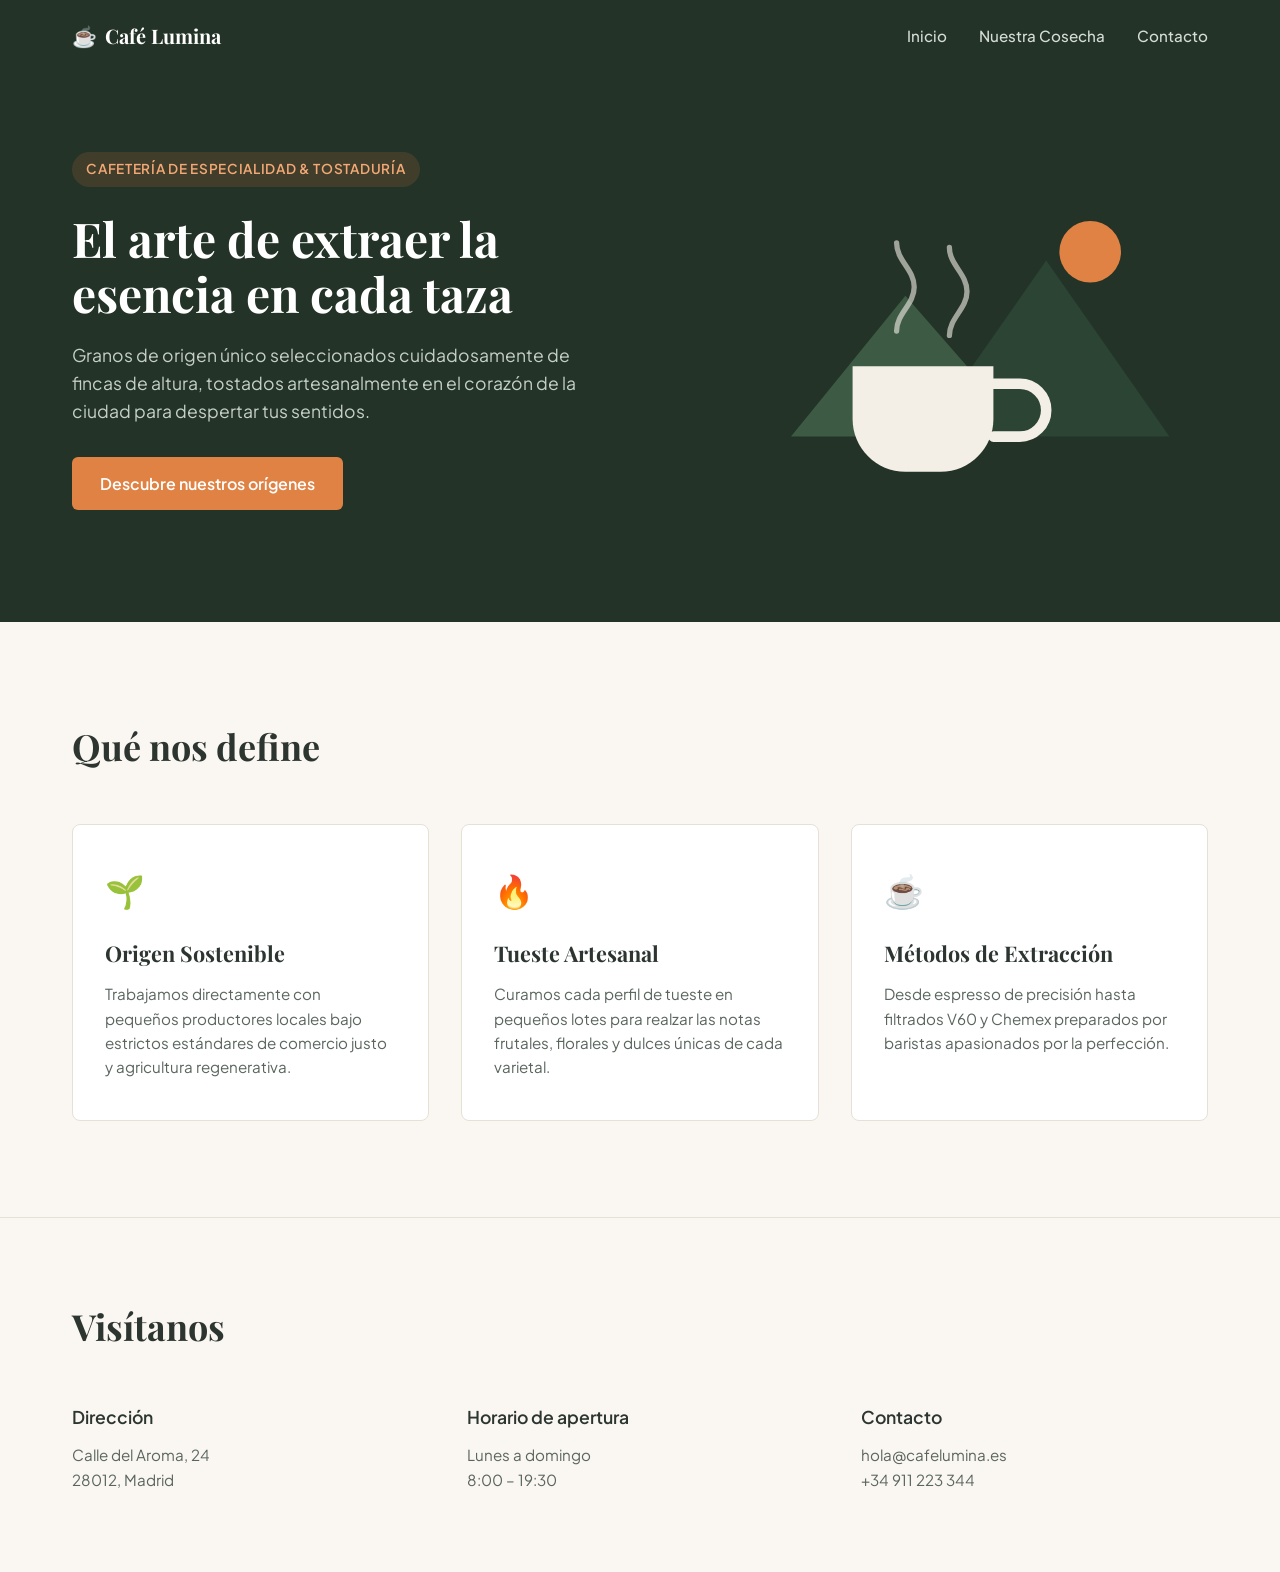
<file: EJER_01/index.html>
<!DOCTYPE html>
<html lang="es">
<head>
    <meta charset="UTF-8">
    <meta name="viewport" content="width=device-width, initial-scale=1.0">
    <title>Café Lumina - Tueste Artesanal y Especialidad</title>
    <!-- Enlace al archivo CSS -->
    <link rel="stylesheet" href="style.css">
    <link rel="preconnect" href="https://fonts.googleapis.com">
    <link rel="preconnect" href="https://fonts.gstatic.com" crossorigin>
    <link href="https://fonts.googleapis.com/css2?family=Playfair+Display:ital,wght@0,400..900;1,400..900&family=Plus+Jakarta+Sans:wght@300;400;500;600;700&display=swap" rel="stylesheet">
</head>
<body>

    <!-- Header / Navbar -->
    <header class="site-header">
        <div class="container nav-container">
            <a href="#" class="logo">
                <span class="logo-icon">☕</span> Café Lumina
            </a>
            <nav class="nav-links">
                <a href="#inicio">Inicio</a>
                <a href="#origen">Nuestra Cosecha</a>
                <a href="#contacto">Contacto</a>
            </nav>
        </div>
    </header>

    <!-- Hero Section -->
    <section id="inicio" class="hero-section">
        <div class="container hero-grid">
            <div class="hero-content">
                <span class="badge">Cafetería de Especialidad & Tostaduría</span>
                <h1>El arte de extraer la esencia en cada taza</h1>
                <p>Granos de origen único seleccionados cuidadosamente de fincas de altura, tostados artesanalmente en el corazón de la ciudad para despertar tus sentidos.</p>
                <a href="#origen" class="btn-primary">Descubre nuestros orígenes</a>
            </div>
            <div class="hero-illustration">
                <!-- Ilustración vectorial inspirada en la referencia original -->
                <svg viewBox="0 0 500 400" fill="none" xmlns="http://www.w3.org/2000/svg" class="coffee-svg">
                    <!-- Montañas de fondo -->
                    <path d="M50 320L180 160L320 320H50Z" fill="#3D5A45"/>
                    <path d="M200 320L340 120L480 320H200Z" fill="#2C4434"/>
                    <!-- Sol / Grano de café estilizado -->
                    <circle cx="390" cy="110" r="35" fill="#E08243"/>
                    <!-- Taza de café abstracta -->
                    <path d="M120 240H280V300C280 333.137 253.137 360 220 360H180C146.863 360 120 333.137 120 300V240Z" fill="#F4EFE6"/>
                    <path d="M280 260H310C326.569 260 340 273.431 340 290C340 306.569 326.569 320 310 320H280" stroke="#F4EFE6" stroke-width="12" stroke-linecap="round"/>
                    <!-- Vapor -->
                    <path d="M170 200C170 180 190 170 190 150C190 130 170 120 170 100" stroke="#F4EFE6" stroke-width="6" stroke-linecap="round" opacity="0.6"/>
                    <path d="M230 205C230 185 250 175 250 155C250 135 230 125 230 105" stroke="#F4EFE6" stroke-width="6" stroke-linecap="round" opacity="0.6"/>
                </svg>
            </div>
        </div>
    </section>

    <!-- Cards Section -->
    <section id="origen" class="cards-section">
        <div class="container">
            <h2>Qué nos define</h2>
            <div class="cards-grid">
                <!-- Card 1 -->
                <article class="card">
                    <div class="card-icon">🌱</div>
                    <h3>Origen Sostenible</h3>
                    <p>Trabajamos directamente con pequeños productores locales bajo estrictos estándares de comercio justo y agricultura regenerativa.</p>
                </article>
                <!-- Card 2 -->
                <article class="card">
                    <div class="card-icon">🔥</div>
                    <h3>Tueste Artesanal</h3>
                    <p>Curamos cada perfil de tueste en pequeños lotes para realzar las notas frutales, florales y dulces únicas de cada varietal.</p>
                </article>
                <!-- Card 3 -->
                <article class="card">
                    <div class="card-icon">☕</div>
                    <h3>Métodos de Extracción</h3>
                    <p>Desde espresso de precisión hasta filtrados V60 y Chemex preparados por baristas apasionados por la perfección.</p>
                </article>
            </div>
        </div>
    </section>

    <!-- Footer / Visítanos Section -->
    <footer id="contacto" class="site-footer">
        <div class="container">
            <h2>Visítanos</h2>
            <div class="footer-grid">
                <div class="footer-col">
                    <h4>Dirección</h4>
                    <p>Calle del Aroma, 24<br>28012, Madrid</p>
                </div>
                <div class="footer-col">
                    <h4>Horario de apertura</h4>
                    <p>Lunes a domingo<br>8:00 – 19:30</p>
                </div>
                <div class="footer-col">
                    <h4>Contacto</h4>
                    <p>hola@cafelumina.es<br>+34 911 223 344</p>
                </div>
            </div>
        </div>
    </footer>

    <script src="script.js"></script>
</body>
</html>
</file>
<file: EJER_01/style.css>
:root {
    --bg-color: #FAF7F2;
    --primary-dark: #233327;
    --primary-accent: #3D5A45;
    --accent-orange: #E08243;
    --card-bg: #FFFFFF;
    --text-main: #2C3530;
    --text-muted: #5A655E;
    --border-color: #E6E1D6;
}

* {
    margin: 0;
    padding: 0;
    box-sizing: border-box;
}

body {
    font-family: 'Plus Jakarta Sans', sans-serif;
    background-color: var(--bg-color);
    color: var(--text-main);
    line-height: 1.6;
}

h1, h2, h3, h4 {
    font-family: 'Playfair Display', serif;
    font-weight: 700;
}

.container {
    max-width: 1200px;
    margin: 0 auto;
    padding: 0 2rem;
}

/* Header */
.site-header {
    background-color: var(--primary-dark);
    color: #FFFFFF;
    padding: 1.25rem 0;
    position: sticky;
    top: 0;
    z-index: 100;
}

.nav-container {
    display: flex;
    justify-content: space-between;
    align-items: center;
}

.logo {
    font-family: 'Playfair Display', serif;
    font-size: 1.25rem;
    font-weight: 700;
    color: #FFFFFF;
    text-decoration: none;
    display: flex;
    align-items: center;
    gap: 0.5rem;
}

.nav-links {
    display: flex;
    gap: 2rem;
}

.nav-links a {
    color: #D4DDD6;
    text-decoration: none;
    font-size: 0.95rem;
    font-weight: 500;
    transition: color 0.2s ease;
}

.nav-links a:hover {
    color: #FFFFFF;
}

/* Hero Section */
.hero-section {
    background-color: var(--primary-dark);
    color: #FFFFFF;
    padding: 5rem 0 7rem 0;
    overflow: hidden;
}

.hero-grid {
    display: grid;
    grid-template-columns: 1.1fr 0.9fr;
    gap: 4rem;
    align-items: center;
}

.badge {
    display: inline-block;
    background-color: rgba(224, 130, 67, 0.15);
    color: #F3A875;
    padding: 0.4rem 0.9rem;
    border-radius: 50px;
    font-size: 0.85rem;
    font-weight: 600;
    margin-bottom: 1.5rem;
    text-transform: uppercase;
    letter-spacing: 0.05em;
}

.hero-content h1 {
    font-size: 3rem;
    line-height: 1.15;
    margin-bottom: 1.25rem;
    color: #FFFFFF;
}

.hero-content p {
    color: #C5D0C7;
    font-size: 1.1rem;
    margin-bottom: 2rem;
    max-width: 520px;
}

.btn-primary {
    display: inline-block;
    background-color: var(--accent-orange);
    color: #FFFFFF;
    padding: 0.85rem 1.75rem;
    border-radius: 6px;
    text-decoration: none;
    font-weight: 600;
    transition: background-color 0.2s ease, transform 0.1s ease;
}

.btn-primary:hover {
    background-color: #CC7339;
    transform: translateY(-1px);
}

.hero-illustration {
    display: flex;
    justify-content: center;
    align-items: center;
}

.coffee-svg {
    width: 100%;
    max-width: 440px;
    height: auto;
}

/* Cards Section */
.cards-section {
    padding: 6rem 0;
}

.cards-section h2 {
    font-size: 2.25rem;
    margin-bottom: 3rem;
    color: var(--text-main);
}

.cards-grid {
    display: grid;
    grid-template-columns: repeat(3, 1fr);
    gap: 2rem;
}

.card {
    background-color: var(--card-bg);
    border: 1px solid var(--border-color);
    border-radius: 8px;
    padding: 2.5rem 2rem;
    transition: transform 0.2s ease, box-shadow 0.2s ease;
}

.card:hover {
    transform: translateY(-4px);
    box-shadow: 0 12px 30px rgba(0, 0, 0, 0.05);
}

.card-icon {
    font-size: 2rem;
    margin-bottom: 1.25rem;
}

.card h3 {
    font-size: 1.35rem;
    margin-bottom: 0.75rem;
    color: var(--text-main);
}

.card p {
    color: var(--text-muted);
    font-size: 0.95rem;
}

/* Footer / Visítanos Section */
.site-footer {
    background-color: var(--bg-color);
    border-top: 1px solid var(--border-color);
    padding: 5rem 0;
}

.site-footer h2 {
    font-size: 2.25rem;
    margin-bottom: 3rem;
}

.footer-grid {
    display: grid;
    grid-template-columns: repeat(3, 1fr);
    gap: 3rem;
}

.footer-col h4 {
    font-size: 1.1rem;
    margin-bottom: 0.75rem;
    color: var(--text-main);
    font-weight: 600;
    font-family: 'Plus Jakarta Sans', sans-serif;
}

.footer-col p {
    color: var(--text-muted);
    font-size: 0.95rem;
}

/* Responsive Design */
@media (max-width: 900px) {
    .hero-grid {
        grid-template-columns: 1fr;
        gap: 3rem;
        text-align: center;
    }

    .hero-content p {
        margin: 0 auto 2rem auto;
    }

    .cards-grid, .footer-grid {
        grid-template-columns: 1fr;
    }

    .nav-links {
        display: none;
    }
}
</file>
